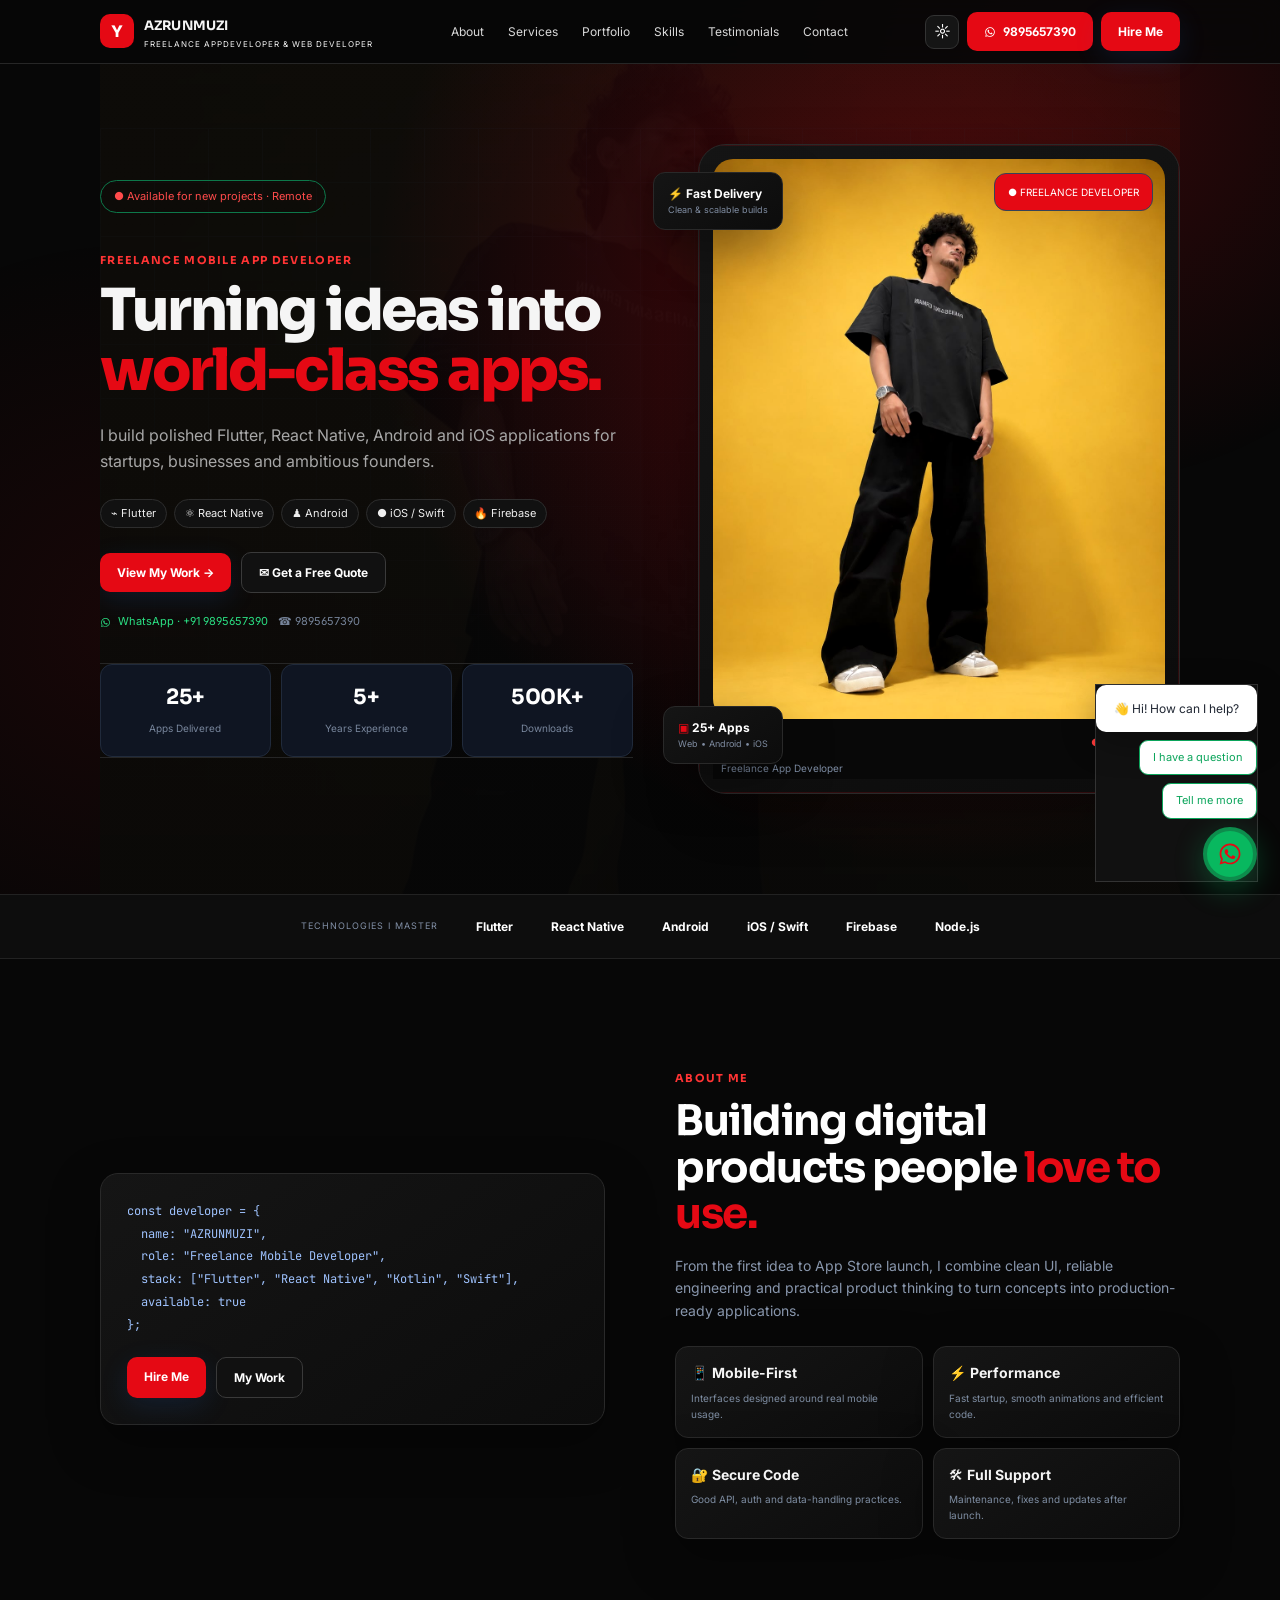
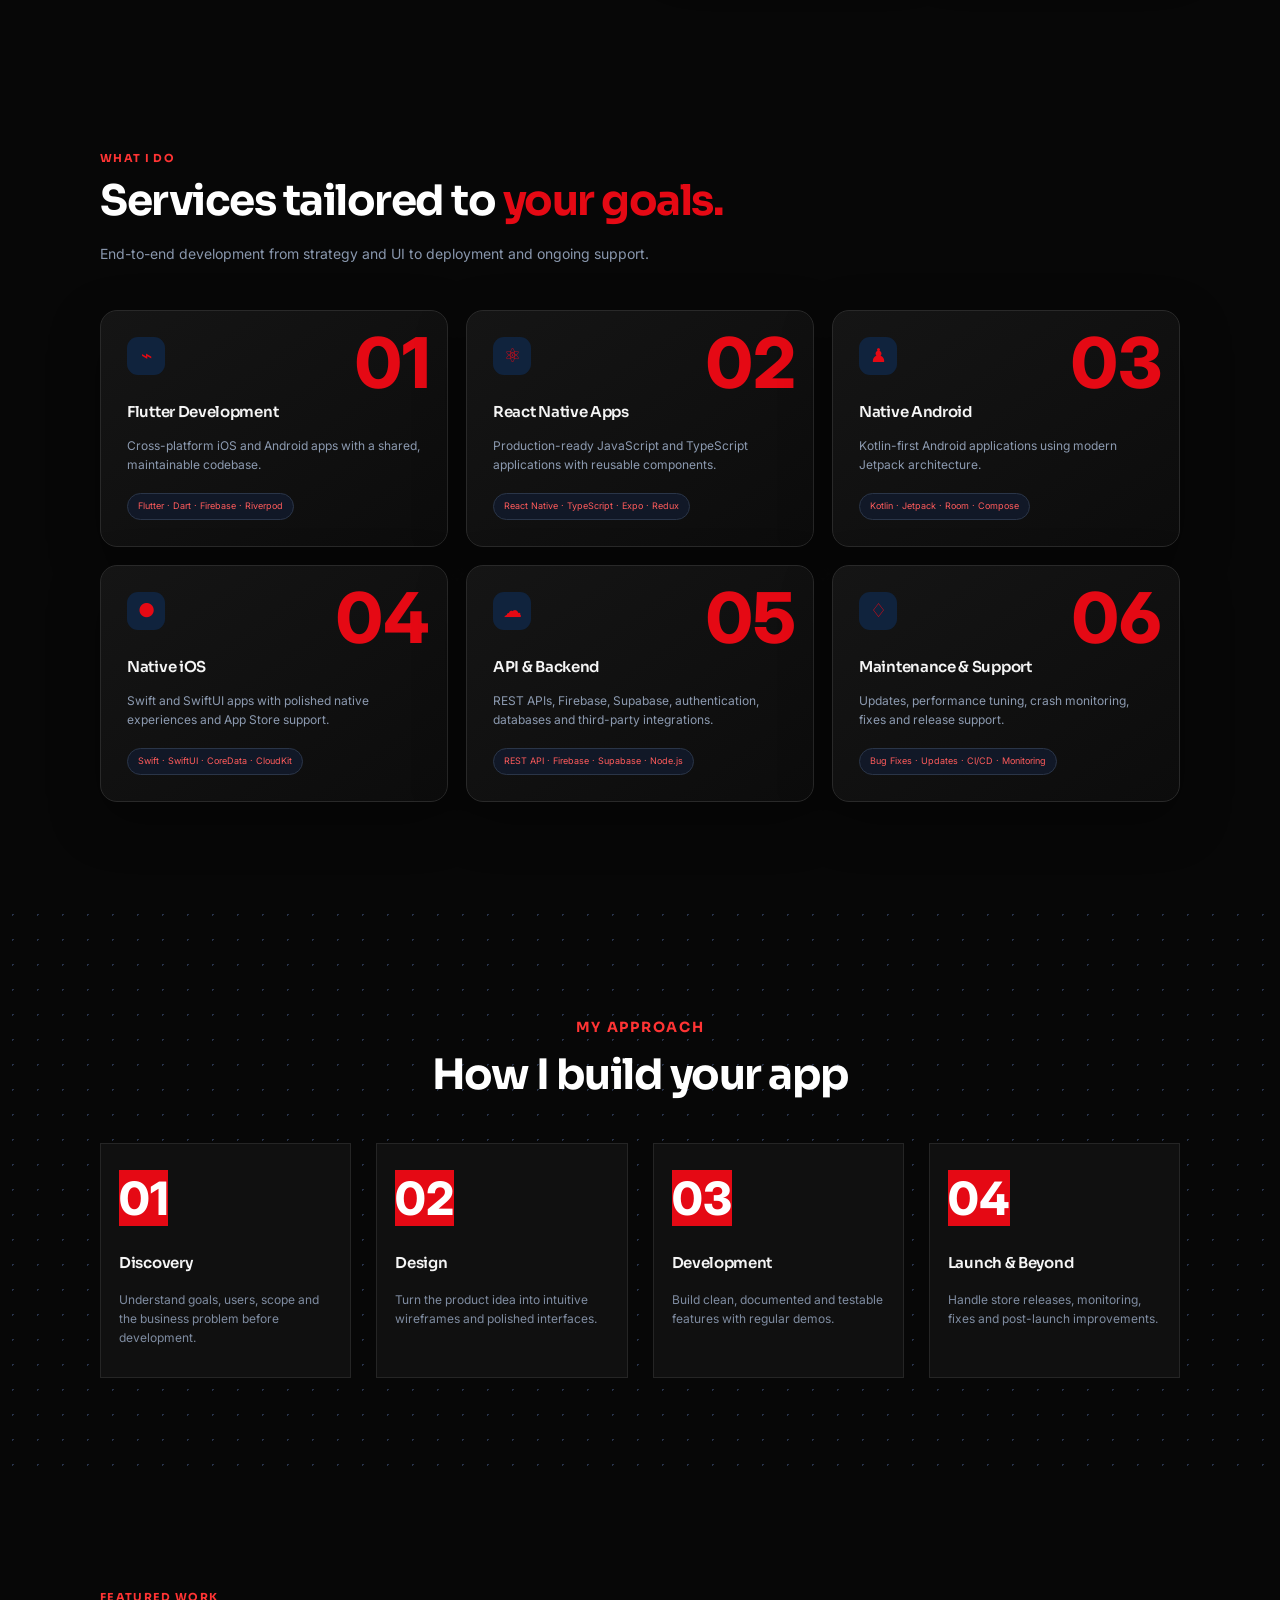
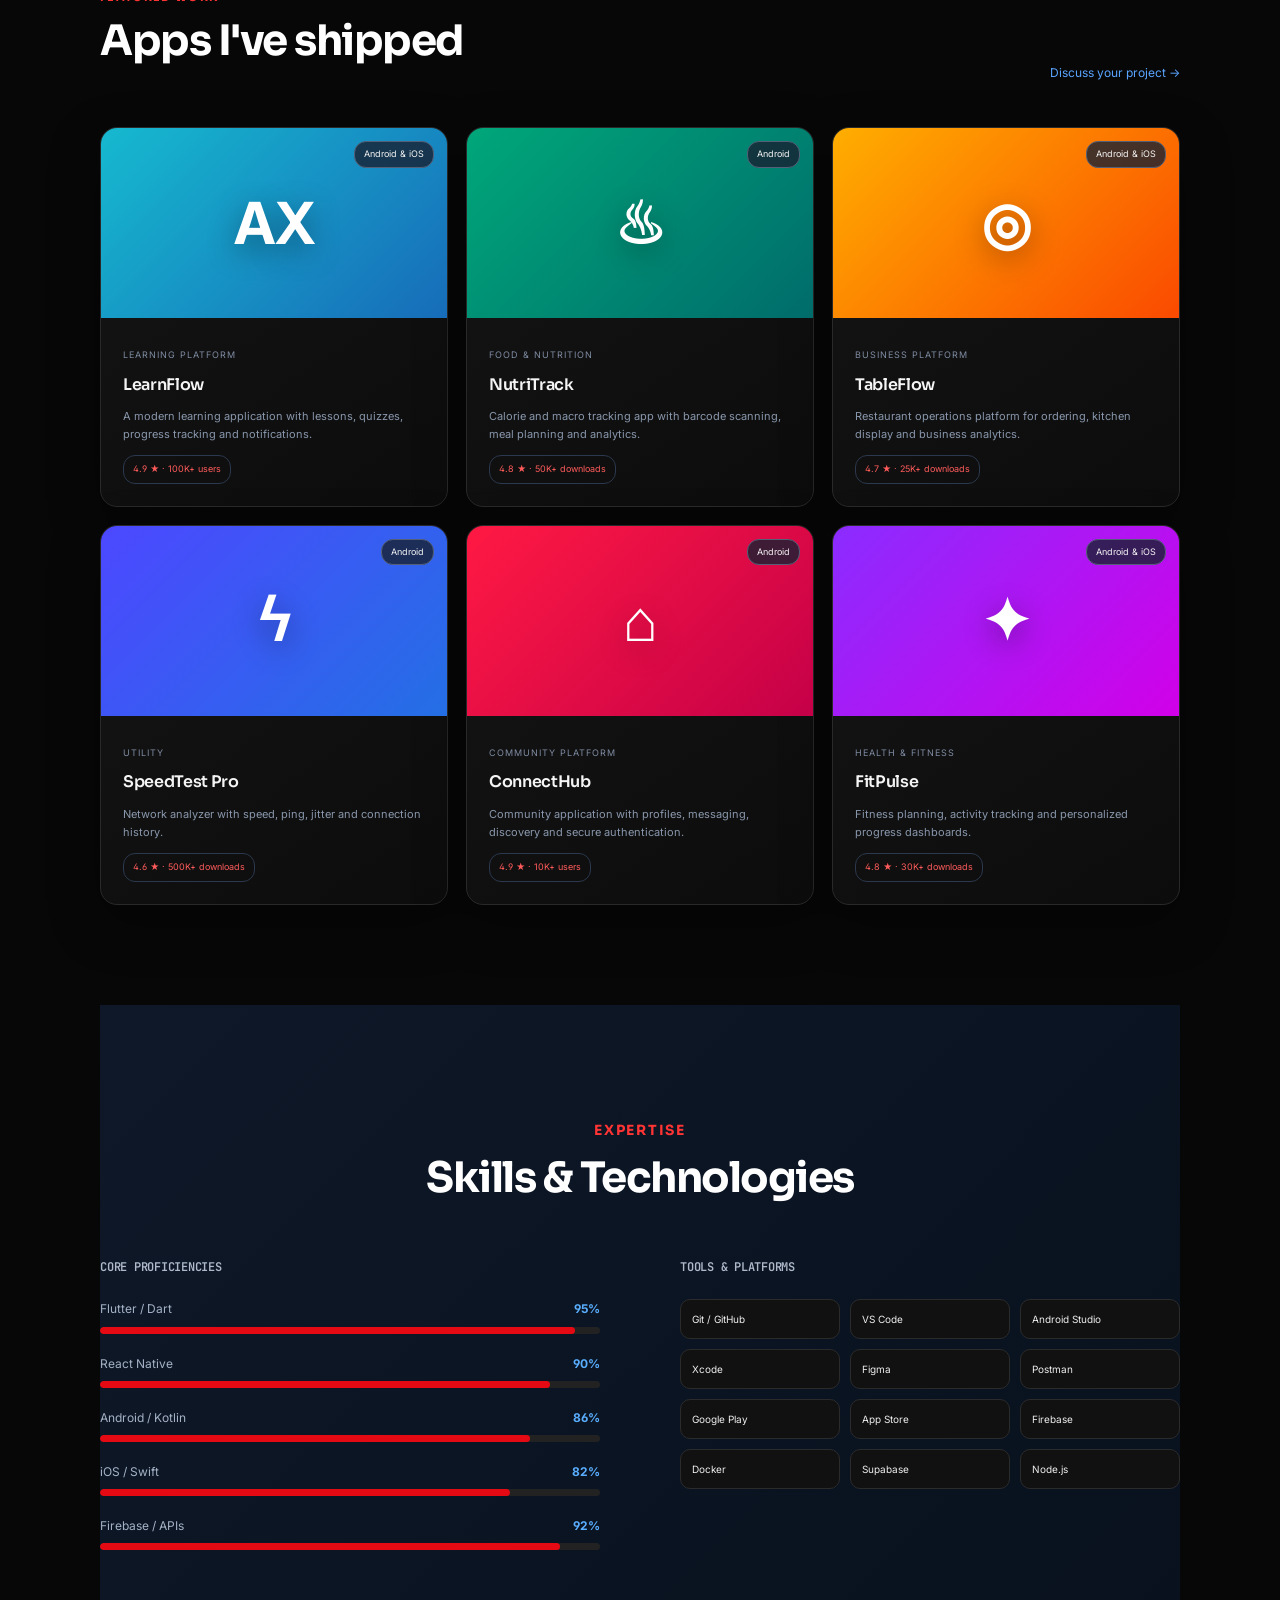
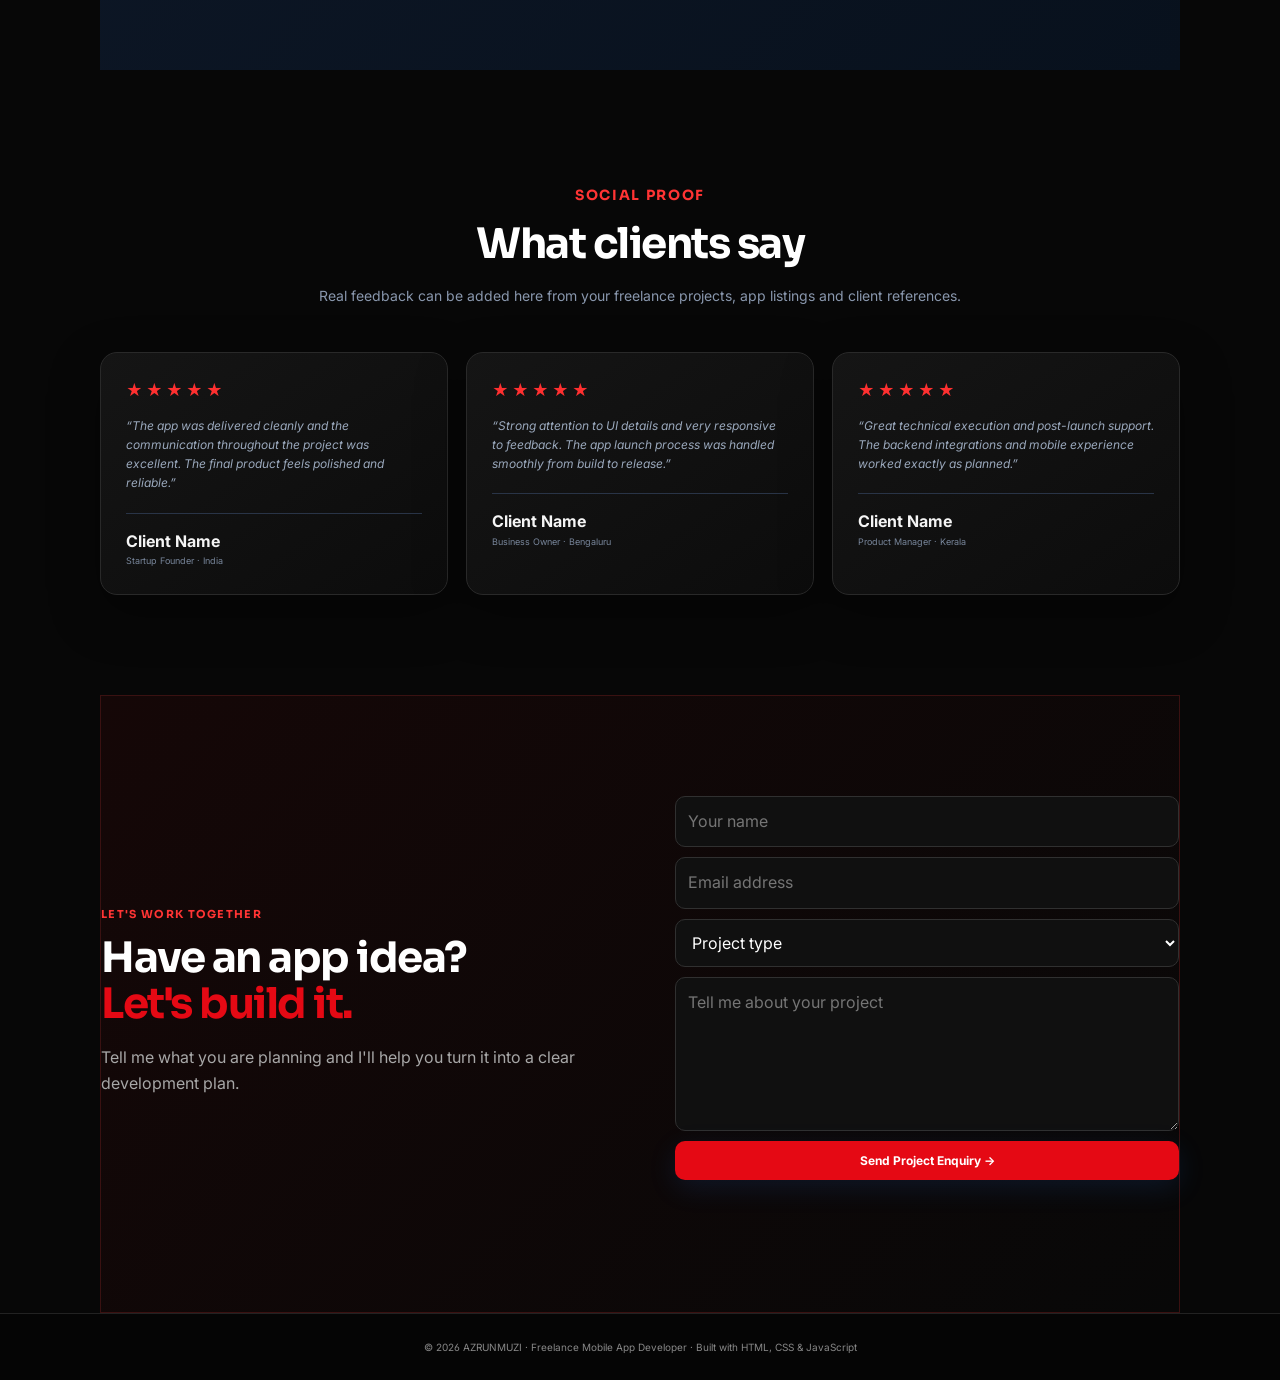
<file: index.html>
<!doctype html>
<html lang="en">
<head>
  <meta charset="utf-8">
  <meta name="viewport" content="width=device-width, initial-scale=1">
  <title>AZRUNMUZI — Freelance Mobile App Developer | Flutter & React Native</title>
  <meta name="description" content="AZRUNMUZI is a freelance mobile app developer building Flutter, React Native, Android and iOS apps for startups, businesses and founders.">
  <link rel="preconnect" href="https://fonts.googleapis.com">
  <link rel="preconnect" href="https://fonts.gstatic.com" crossorigin>
  <link href="https://fonts.googleapis.com/css2?family=Sora:wght@400;600;700;800&family=Inter:wght@400;500;600;700;800&family=JetBrains+Mono:wght@400;600&display=swap" rel="stylesheet">
<link rel="icon" href="favicon.svg" type="image/svg+xml">
  <meta name="theme-color" content="#e50914">
  <meta name="author" content="AZRUNMUZI">
  <meta name="keywords" content="AZRUNMUZI, freelance mobile app developer, hire Flutter developer, React Native developer, freelance Android developer, iOS app developer, freelance app developer India">
  <meta name="robots" content="index, follow">
  <link rel="canonical" href="https://azrunmuzi-portfolio-f3d33.web.app/">
  <meta property="og:type" content="website">
  <meta property="og:url" content="https://azrunmuzi-portfolio-f3d33.web.app/">
  <meta property="og:site_name" content="AZRUNMUZI">
  <meta property="og:title" content="AZRUNMUZI — Freelance Mobile App Developer">
  <meta property="og:description" content="Flutter, React Native, Android and iOS apps for startups and businesses.">
  <meta property="og:image" content="https://azrunmuzi-portfolio-f3d33.web.app/assets/photo.jpg">
  <meta property="og:locale" content="en_IN">
  <meta name="twitter:card" content="summary_large_image">
  <meta name="twitter:title" content="AZRUNMUZI — Freelance Mobile App Developer">
  <meta name="twitter:description" content="Flutter, React Native, Android and iOS apps for startups and businesses.">
  <meta name="twitter:image" content="https://azrunmuzi-portfolio-f3d33.web.app/assets/photo.jpg">
  <meta name="geo.region" content="IN">
  <meta name="geo.placename" content="India">
  <link rel="alternate" hreflang="en" href="https://azrunmuzi-portfolio-f3d33.web.app/">
  <link rel="alternate" hreflang="x-default" href="https://azrunmuzi-portfolio-f3d33.web.app/">
  <script type="application/ld+json">
  {
    "@context": "https://schema.org",
    "@type": "Person",
    "name": "AZRUNMUZI",
    "jobTitle": "Freelance Mobile App Developer",
    "description": "Freelance mobile app developer building Flutter, React Native, Android and iOS applications.",
    "url": "https://azrunmuzi-portfolio-f3d33.web.app/",
    "image": "https://azrunmuzi-portfolio-f3d33.web.app/assets/photo.jpg",
    "telephone": "+91-9895657390",
    "address": { "@type": "PostalAddress", "addressCountry": "IN" },
    "knowsAbout": ["Flutter","Dart","React Native","Android","Kotlin","iOS","Swift","Firebase","REST API","Node.js"]
  }
  </script>
  <link rel="stylesheet" href="style.css">

<style id="red-black-theme">
:root{
  --bg:#070707;
  --bg2:#0d0d0d;
  --card:#121212;
  --text:#f5f5f5;
  --muted:#a7a7a7;
  --line:#262626;
  --red:#e50914;
  --red2:#ff2a2a;
  --white:#fff;
}
*{box-sizing:border-box}
html{scroll-behavior:smooth}
body{
  margin:0;
  background:var(--bg);
  color:var(--text);
  font-family:"Inter",Arial,sans-serif;
  font-feature-settings:"cv02","cv03","cv04";
  -webkit-font-smoothing:antialiased;
}
h1,h2,h3,.brand strong,.stats b,.project-body h3,.service h3{
  font-family:"Sora","Inter",sans-serif;
  letter-spacing:-.02em;
}
h1{font-weight:800;line-height:1.06}
h2{font-weight:700;line-height:1.14}
h3{font-weight:600}
code,pre,.code-card pre{font-family:"JetBrains Mono",Consolas,monospace}
.brand strong{font-weight:700;letter-spacing:.01em}
.eyebrow{font-family:"Sora",sans-serif;font-weight:700}
.wa-ico{
  width:1em;height:1em;flex:none;
  fill:currentColor;vertical-align:-.12em;
}
.whatsapp,.contact-mini a:first-child{display:inline-flex;align-items:center;gap:7px}
.chat-dot .wa-ico{width:26px;height:26px}
.chat-dot{display:grid;place-items:center;line-height:0}
body:before{
  content:"";
  position:fixed;inset:0;pointer-events:none;z-index:-1;
  background:
    radial-gradient(circle at 85% 12%,rgba(229,9,20,.18),transparent 28%),
    radial-gradient(circle at 10% 70%,rgba(229,9,20,.08),transparent 30%);
}
.nav{
  background:rgba(7,7,7,.88)!important;
  border-bottom:1px solid var(--line)!important;
  backdrop-filter:blur(16px);
}
.brand-mark{
  background:var(--red)!important;
  color:#fff!important;
}
.brand strong,.brand small{color:var(--text)}
nav a{color:#d8d8d8!important}
nav a:hover{color:var(--red2)!important}
.theme-btn,.menu-btn{
  background:#151515!important;color:#fff!important;border:1px solid #333!important;
}
.whatsapp,.hire,.primary{
  background:var(--red)!important;color:#fff!important;
  border-color:var(--red)!important;
}
.whatsapp:hover,.hire:hover,.primary:hover{background:var(--red2)!important}
.secondary{
  background:#111!important;color:#fff!important;border:1px solid #3a3a3a!important;
}
.secondary:hover{border-color:var(--red)!important;color:#fff!important}
.availability{color:#ff4b4b!important}
.eyebrow{color:#ff3434!important;letter-spacing:.12em}
h1 span,h2 span{color:var(--red)!important}
.lead,p{color:var(--muted)}
.chips span{
  background:#111!important;border:1px solid #2d2d2d!important;color:#eee!important;
}
.stats{
  border-top:1px solid var(--line)!important;
  border-bottom:1px solid var(--line)!important;
}
.stats b{color:#fff!important}
.profile-card,.float-card,.code-card,.service,.project,.review,.feature-grid article{
  background:linear-gradient(145deg,#151515,#0c0c0c)!important;
  border:1px solid #292929!important;
  box-shadow:0 18px 50px rgba(0,0,0,.35)!important;
}
.profile-card{overflow:hidden;position:relative}
.profile-card:after{
  content:"";position:absolute;inset:0;pointer-events:none;
  box-shadow:inset 0 0 0 1px rgba(229,9,20,.16);
}
.badge{background:var(--red)!important;color:#fff!important}
.uploaded-photo{
  padding:0!important;
  min-height:560px;
  height:560px;
  overflow:hidden;
  background:#080808!important;
}
.uploaded-photo img{
  width:100%;height:100%;display:block;
  object-fit:cover;
  object-position:center top;
  filter:saturate(1.02) contrast(1.03);
}
.profile-bottom{background:rgba(8,8,8,.92)!important}
.profile-bottom span{color:#ff3b3b!important}
.float-card{color:#fff!important}
.float-card:first-letter{color:var(--red)}
.ticker{
  background:#0d0d0d!important;border-top:1px solid #222!important;border-bottom:1px solid #222!important;
}
.ticker b{color:#fff!important}
.section-head h2,.section h2{color:#fff}
.service i,.service .icon{color:var(--red)!important}
.service:hover,.project:hover,.review:hover,.feature-grid article:hover{
  border-color:rgba(229,9,20,.65)!important;
  transform:translateY(-4px);
  transition:.25s ease;
}
.tags,.project-meta{color:#ff5b5b!important}
.process article{
  background:#101010!important;border:1px solid #252525!important;
}
.process article span{background:var(--red)!important;color:#fff!important}
.skill>div{background:#222!important}
.skill>div i{background:var(--red)!important}
.tool-grid span{
  background:#111!important;border:1px solid #2b2b2b!important;color:#eee!important;
}
.stars{color:#ff3030!important}
.cta{
  background:linear-gradient(135deg,#150707,#080808)!important;
  border:1px solid #3a1111!important;
}
input,textarea,select{
  background:#101010!important;color:#fff!important;border:1px solid #303030!important;
}
input:focus,textarea:focus,select:focus{border-color:var(--red)!important;outline:none}
.footer{
  background:#050505!important;border-top:1px solid #222!important;color:#888!important;
}
.chat{
  background:#111!important;border:1px solid #333!important;
}
.chat-dot{color:var(--red)!important}
.hero{position:relative;overflow:hidden}
.hero-bg{
  position:absolute;inset:0;z-index:0;overflow:hidden;pointer-events:none;
}
.hero-bg img{
  width:100%;height:100%;object-fit:cover;object-position:center 16%;
  opacity:.26;filter:saturate(.85) contrast(1.06) brightness(.8);
  transform:scale(1.1);
  animation:heroZoom 26s ease-in-out infinite alternate;
  will-change:transform;
}
.hero-bg:after{
  content:"";position:absolute;inset:0;
  background:
    radial-gradient(circle at 78% 28%,rgba(229,9,20,.32),transparent 55%),
    linear-gradient(180deg,rgba(7,7,7,.84) 0%,rgba(7,7,7,.92) 100%);
}
@keyframes heroZoom{
  from{transform:scale(1.08) translate3d(0,0,0)}
  to{transform:scale(1.22) translate3d(-1.5%,-1.5%,0)}
}
.hero-copy,.hero-visual{position:relative;z-index:1}
@media (prefers-reduced-motion:reduce){
  .hero-bg img{animation:none;transform:scale(1.08)}
}
@media (max-width:800px){
  .uploaded-photo{min-height:430px;height:430px}
}
</style>


  <script type="application/ld+json">
  {
    "@context": "https://schema.org",
    "@type": "ProfessionalService",
    "name": "AZRUNMUZI",
    "description": "Freelance mobile app developer specialising in Flutter, React Native, Android and iOS development.",
    "url": "https://azrunmuzi-portfolio-f3d33.web.app/",
    "image": "https://azrunmuzi-portfolio-f3d33.web.app/assets/photo.jpg",
    "telephone": "+919895657390",
    "priceRange": "$",
    "areaServed": "Worldwide",
    "availableLanguage": ["English", "Hindi"],
    "address": { "@type": "PostalAddress", "addressCountry": "IN" },
    "knowsAbout": ["Flutter","Dart","React Native","Android","Kotlin","iOS","Swift","Firebase","REST API","Node.js"],
    "serviceType": ["Mobile App Development","Flutter Development","React Native Development","Android Development","iOS Development","API and Backend Development"]
  }
  </script>
  <script type="application/ld+json">
  {
    "@context": "https://schema.org",
    "@type": "FAQPage",
    "mainEntity": [
      {
        "@type": "Question",
        "name": "Who is AZRUNMUZI?",
        "acceptedAnswer": {
          "@type": "Answer",
          "text": "AZRUNMUZI is a freelance mobile app developer who builds Flutter, React Native, Android and iOS applications for startups, businesses and founders."
        }
      },
      {
        "@type": "Question",
        "name": "What technologies does AZRUNMUZI use?",
        "acceptedAnswer": {
          "@type": "Answer",
          "text": "AZRUNMUZI builds apps with Flutter and Dart, React Native and TypeScript, Kotlin for native Android, Swift and SwiftUI for iOS, plus Firebase, Supabase, Node.js and REST APIs for backends."
        }
      },
      {
        "@type": "Question",
        "name": "How do I hire a freelance mobile app developer?",
        "acceptedAnswer": {
          "@type": "Answer",
          "text": "Send your project details through the contact form on this page or message AZRUNMUZI on WhatsApp at +91 9895657390 to discuss scope, timeline and pricing."
        }
      },
      {
        "@type": "Question",
        "name": "How many apps has AZRUNMUZI delivered?",
        "acceptedAnswer": {
          "@type": "Answer",
          "text": "AZRUNMUZI has delivered 25+ apps with over 500K combined downloads, covering learning, fitness, food, community, utility and business categories."
        }
      }
    ]
  }
  </script>
</head>
<body>
  <header class="nav">
    <a class="brand" href="#home">
      <span class="brand-mark">Y</span>
      <span><strong>AZRUNMUZI</strong><small>FREELANCE APPDEVELOPER & WEB DEVELOPER </small></span>
    </a>
    <nav id="navLinks">
      <a href="#about">About</a><a href="#services">Services</a><a href="#work">Portfolio</a>
      <a href="#skills">Skills</a><a href="#testimonials">Testimonials</a><a href="#contact">Contact</a>
    </nav>
    <div class="nav-actions">
      <button class="theme-btn" id="themeToggle" aria-label="Toggle theme">☼</button>
      <a class="whatsapp" href="https://wa.me/919895657390" target="_blank" rel="noopener" aria-label="WhatsApp 9895657390"><svg class="wa-ico" viewBox="0 0 32 32" aria-hidden="true"><path d="M16.04 3.2c-7.06 0-12.8 5.72-12.8 12.77 0 2.25.6 4.45 1.73 6.38L3.2 28.8l6.6-1.72a12.86 12.86 0 0 0 6.24 1.6h.01c7.05 0 12.79-5.72 12.79-12.77S23.1 3.2 16.04 3.2zm0 23.44h-.01a10.6 10.6 0 0 1-5.42-1.49l-.39-.23-4.02 1.05 1.07-3.9-.25-.4a10.62 10.62 0 0 1-1.63-5.7c0-5.88 4.79-10.66 10.66-10.66a10.6 10.6 0 0 1 7.55 3.13 10.6 10.6 0 0 1 3.13 7.55c0 5.87-4.79 10.65-10.66 10.65zm5.85-7.99c-.32-.16-1.9-.94-2.19-1.04-.29-.11-.5-.16-.72.15-.21.32-.82 1.04-1 1.25-.19.21-.37.24-.69.08-.32-.16-1.35-.5-2.57-1.59-.95-.85-1.59-1.9-1.77-2.22-.19-.32-.02-.49.14-.65.14-.14.32-.37.48-.56.16-.19.21-.32.32-.53.11-.21.05-.4-.03-.56-.08-.16-.72-1.73-1.04-2.37-.27-.64-.56-.55-.77-.56h-.66c-.21 0-.56.08-.85.4-.29.32-1.12 1.09-1.12 2.66s1.15 3.08 1.31 3.29c.16.21 2.26 3.45 5.47 4.84.77.33 1.36.53 1.83.68.77.24 1.47.21 2.02.13.62-.09 1.9-.77 2.17-1.52.27-.75.27-1.39.19-1.52-.08-.13-.29-.21-.61-.37z"/></svg><span>9895657390</span></a>
      <a class="hire" href="#contact">Hire Me</a>
      <button class="menu-btn" id="menuBtn">☰</button>
    </div>
  </header>

  <main>
    <section class="hero section-grid" id="home">
      <div class="hero-bg" aria-hidden="true"><img src="assets/photo.jpg" alt=""></div>
      <div class="hero-copy reveal">
        <div class="availability">● Available for new projects · Remote</div>
        <p class="eyebrow">FREELANCE MOBILE APP DEVELOPER</p>
        <h1>Turning ideas into <span>world-class apps.</span></h1>
        <p class="lead">I build polished Flutter, React Native, Android and iOS applications for startups, businesses and ambitious founders.</p>
        <div class="chips"><span>⌁ Flutter</span><span>⚛ React Native</span><span>♟ Android</span><span>● iOS / Swift</span><span>🔥 Firebase</span></div>
        <div class="hero-actions"><a class="primary" href="#work">View My Work →</a><a class="secondary" href="#contact">✉ Get a Free Quote</a></div>
        <div class="contact-mini"><a href="https://wa.me/919895657390" target="_blank" rel="noopener"><svg class="wa-ico" viewBox="0 0 32 32" aria-hidden="true"><path d="M16.04 3.2c-7.06 0-12.8 5.72-12.8 12.77 0 2.25.6 4.45 1.73 6.38L3.2 28.8l6.6-1.72a12.86 12.86 0 0 0 6.24 1.6h.01c7.05 0 12.79-5.72 12.79-12.77S23.1 3.2 16.04 3.2zm0 23.44h-.01a10.6 10.6 0 0 1-5.42-1.49l-.39-.23-4.02 1.05 1.07-3.9-.25-.4a10.62 10.62 0 0 1-1.63-5.7c0-5.88 4.79-10.66 10.66-10.66a10.6 10.6 0 0 1 7.55 3.13 10.6 10.6 0 0 1 3.13 7.55c0 5.87-4.79 10.65-10.66 10.65zm5.85-7.99c-.32-.16-1.9-.94-2.19-1.04-.29-.11-.5-.16-.72.15-.21.32-.82 1.04-1 1.25-.19.21-.37.24-.69.08-.32-.16-1.35-.5-2.57-1.59-.95-.85-1.59-1.9-1.77-2.22-.19-.32-.02-.49.14-.65.14-.14.32-.37.48-.56.16-.19.21-.32.32-.53.11-.21.05-.4-.03-.56-.08-.16-.72-1.73-1.04-2.37-.27-.64-.56-.55-.77-.56h-.66c-.21 0-.56.08-.85.4-.29.32-1.12 1.09-1.12 2.66s1.15 3.08 1.31 3.29c.16.21 2.26 3.45 5.47 4.84.77.33 1.36.53 1.83.68.77.24 1.47.21 2.02.13.62-.09 1.9-.77 2.17-1.52.27-.75.27-1.39.19-1.52-.08-.13-.29-.21-.61-.37z"/></svg>WhatsApp · +91 9895657390</a><a href="tel:+919895657390">☎ 9895657390</a></div>
        <div class="stats"><div><b>25+</b><small>Apps Delivered</small></div><div><b>5+</b><small>Years Experience</small></div><div><b>500K+</b><small>Downloads</small></div></div>
      </div>
      <div class="hero-visual reveal">
        <div class="profile-card">
          <div class="badge">● FREELANCE DEVELOPER</div>
          <div class="portrait uploaded-photo"><img src="assets/photo.jpg" alt="AZRUNMUZI profile photo"></div>
          <div class="profile-bottom"><div><b>Your </b><small>Freelance App Developer</small></div><span>● AVAILABLE</span></div>
        </div>
        <div class="float-card top">⚡ <b>Fast Delivery</b><small>Clean & scalable builds</small></div>
        <div class="float-card bottom">▣ <b>25+ Apps</b><small>Web • Android • iOS</small></div>
      </div>
    </section>

    <section class="ticker"><span>TECHNOLOGIES I MASTER</span><b>Flutter</b><b>React Native</b><b>Android</b><b>iOS / Swift</b><b>Firebase</b><b>Node.js</b></section>

    <section class="section about" id="about">
      <div class="code-card reveal">
<pre>const developer = {
  name: "AZRUNMUZI",
  role: "Freelance Mobile Developer",
  stack: ["Flutter", "React Native", "Kotlin", "Swift"],
  available: true
};</pre>
        <div class="code-actions"><a class="primary" href="#contact">Hire Me</a><a class="secondary" href="#work">My Work</a></div>
      </div>
      <div class="about-copy reveal"><p class="eyebrow">ABOUT ME</p><h2>Building digital products people <span>love to use.</span></h2>
        <p>From the first idea to App Store launch, I combine clean UI, reliable engineering and practical product thinking to turn concepts into production-ready applications.</p>
        <div class="feature-grid"><article>📱 <b>Mobile-First</b><small>Interfaces designed around real mobile usage.</small></article><article>⚡ <b>Performance</b><small>Fast startup, smooth animations and efficient code.</small></article><article>🔐 <b>Secure Code</b><small>Good API, auth and data-handling practices.</small></article><article>🛠 <b>Full Support</b><small>Maintenance, fixes and updates after launch.</small></article></div>
      </div>
    </section>

    <section class="section" id="services">
      <div class="section-head"><div><p class="eyebrow">WHAT I DO</p><h2>Services tailored to <span>your goals.</span></h2><p>End-to-end development from strategy and UI to deployment and ongoing support.</p></div></div>
      <div class="service-grid">
        <article class="service accent-blue"><i>01</i><div class="icon">⌁</div><h3>Flutter Development</h3><p>Cross-platform iOS and Android apps with a shared, maintainable codebase.</p><div class="tags">Flutter · Dart · Firebase · Riverpod</div></article>
        <article class="service"><i>02</i><div class="icon">⚛</div><h3>React Native Apps</h3><p>Production-ready JavaScript and TypeScript applications with reusable components.</p><div class="tags">React Native · TypeScript · Expo · Redux</div></article>
        <article class="service"><i>03</i><div class="icon">♟</div><h3>Native Android</h3><p>Kotlin-first Android applications using modern Jetpack architecture.</p><div class="tags">Kotlin · Jetpack · Room · Compose</div></article>
        <article class="service"><i>04</i><div class="icon">●</div><h3>Native iOS</h3><p>Swift and SwiftUI apps with polished native experiences and App Store support.</p><div class="tags">Swift · SwiftUI · CoreData · CloudKit</div></article>
        <article class="service"><i>05</i><div class="icon">☁</div><h3>API & Backend</h3><p>REST APIs, Firebase, Supabase, authentication, databases and third-party integrations.</p><div class="tags">REST API · Firebase · Supabase · Node.js</div></article>
        <article class="service"><i>06</i><div class="icon">♢</div><h3>Maintenance & Support</h3><p>Updates, performance tuning, crash monitoring, fixes and release support.</p><div class="tags">Bug Fixes · Updates · CI/CD · Monitoring</div></article>
      </div>
    </section>

    <section class="section process">
      <div class="section-head centered"><p class="eyebrow">MY APPROACH</p><h2>How I build your app</h2></div>
      <div class="process-grid">
        <article><span>01</span><h3>Discovery</h3><p>Understand goals, users, scope and the business problem before development.</p></article>
        <article><span>02</span><h3>Design</h3><p>Turn the product idea into intuitive wireframes and polished interfaces.</p></article>
        <article><span>03</span><h3>Development</h3><p>Build clean, documented and testable features with regular demos.</p></article>
        <article><span>04</span><h3>Launch & Beyond</h3><p>Handle store releases, monitoring, fixes and post-launch improvements.</p></article>
      </div>
    </section>

    <section class="section" id="work">
      <div class="section-head row"><div><p class="eyebrow">FEATURED WORK</p><h2>Apps I've shipped</h2></div><a href="#contact">Discuss your project →</a></div>
      <div class="portfolio-grid">
        <article class="project"><div class="project-art art1"><span>Android & iOS</span><strong>AX</strong></div><div class="project-body"><small>LEARNING PLATFORM</small><h3>LearnFlow</h3><p>A modern learning application with lessons, quizzes, progress tracking and notifications.</p><div class="project-meta">4.9 ★ · 100K+ users</div></div></article>
        <article class="project"><div class="project-art art2"><span>Android</span><strong>♨</strong></div><div class="project-body"><small>FOOD & NUTRITION</small><h3>NutriTrack</h3><p>Calorie and macro tracking app with barcode scanning, meal planning and analytics.</p><div class="project-meta">4.8 ★ · 50K+ downloads</div></div></article>
        <article class="project"><div class="project-art art3"><span>Android & iOS</span><strong>◎</strong></div><div class="project-body"><small>BUSINESS PLATFORM</small><h3>TableFlow</h3><p>Restaurant operations platform for ordering, kitchen display and business analytics.</p><div class="project-meta">4.7 ★ · 25K+ downloads</div></div></article>
        <article class="project"><div class="project-art art4"><span>Android</span><strong>ϟ</strong></div><div class="project-body"><small>UTILITY</small><h3>SpeedTest Pro</h3><p>Network analyzer with speed, ping, jitter and connection history.</p><div class="project-meta">4.6 ★ · 500K+ downloads</div></div></article>
        <article class="project"><div class="project-art art5"><span>Android</span><strong>⌂</strong></div><div class="project-body"><small>COMMUNITY PLATFORM</small><h3>ConnectHub</h3><p>Community application with profiles, messaging, discovery and secure authentication.</p><div class="project-meta">4.9 ★ · 10K+ users</div></div></article>
        <article class="project"><div class="project-art art6"><span>Android & iOS</span><strong>✦</strong></div><div class="project-body"><small>HEALTH & FITNESS</small><h3>FitPulse</h3><p>Fitness planning, activity tracking and personalized progress dashboards.</p><div class="project-meta">4.8 ★ · 30K+ downloads</div></div></article>
      </div>
    </section>

    <section class="section skills" id="skills">
      <div class="section-head centered"><p class="eyebrow">EXPERTISE</p><h2>Skills & Technologies</h2></div>
      <div class="skills-layout"><div><h3>CORE PROFICIENCIES</h3>
        <div class="skill"><label>Flutter / Dart <b>95%</b></label><div><i style="width:95%"></i></div></div>
        <div class="skill"><label>React Native <b>90%</b></label><div><i style="width:90%"></i></div></div>
        <div class="skill"><label>Android / Kotlin <b>86%</b></label><div><i style="width:86%"></i></div></div>
        <div class="skill"><label>iOS / Swift <b>82%</b></label><div><i style="width:82%"></i></div></div>
        <div class="skill"><label>Firebase / APIs <b>92%</b></label><div><i style="width:92%"></i></div></div>
      </div><div><h3>TOOLS & PLATFORMS</h3><div class="tool-grid"><span>Git / GitHub</span><span>VS Code</span><span>Android Studio</span><span>Xcode</span><span>Figma</span><span>Postman</span><span>Google Play</span><span>App Store</span><span>Firebase</span><span>Docker</span><span>Supabase</span><span>Node.js</span></div></div></div>
    </section>

    <section class="section testimonials" id="testimonials">
      <div class="section-head centered"><p class="eyebrow">SOCIAL PROOF</p><h2>What clients say</h2><p>Real feedback can be added here from your freelance projects, app listings and client references.</p></div>
      <div class="review-grid">
        <article class="review"><div class="stars">★★★★★</div><p>“The app was delivered cleanly and the communication throughout the project was excellent. The final product feels polished and reliable.”</p><footer><b>Client Name</b><small>Startup Founder · India</small></footer></article>
        <article class="review"><div class="stars">★★★★★</div><p>“Strong attention to UI details and very responsive to feedback. The app launch process was handled smoothly from build to release.”</p><footer><b>Client Name</b><small>Business Owner · Bengaluru</small></footer></article>
        <article class="review"><div class="stars">★★★★★</div><p>“Great technical execution and post-launch support. The backend integrations and mobile experience worked exactly as planned.”</p><footer><b>Client Name</b><small>Product Manager · Kerala</small></footer></article>
      </div>
    </section>

    <section class="cta section" id="contact"><div><p class="eyebrow">LET'S WORK TOGETHER</p><h2>Have an app idea?<br><span>Let's build it.</span></h2><p>Tell me what you are planning and I'll help you turn it into a clear development plan.</p></div>
      <form id="contactForm"><input required placeholder="Your name"><input required type="email" placeholder="Email address"><select><option>Project type</option><option>Mobile App</option><option>Website</option><option>API / Backend</option><option>UI/UX</option></select><textarea required rows="5" placeholder="Tell me about your project"></textarea><button class="primary" type="submit">Send Project Enquiry →</button><p id="formMsg"></p></form>
    </section>
  </main>

  <div class="chat" id="chat"><div class="chat-message">👋 Hi! How can I help?</div><button>I have a question</button><button>Tell me more</button><div class="chat-dot"><svg class="wa-ico" viewBox="0 0 32 32" aria-hidden="true"><path d="M16.04 3.2c-7.06 0-12.8 5.72-12.8 12.77 0 2.25.6 4.45 1.73 6.38L3.2 28.8l6.6-1.72a12.86 12.86 0 0 0 6.24 1.6h.01c7.05 0 12.79-5.72 12.79-12.77S23.1 3.2 16.04 3.2zm0 23.44h-.01a10.6 10.6 0 0 1-5.42-1.49l-.39-.23-4.02 1.05 1.07-3.9-.25-.4a10.62 10.62 0 0 1-1.63-5.7c0-5.88 4.79-10.66 10.66-10.66a10.6 10.6 0 0 1 7.55 3.13 10.6 10.6 0 0 1 3.13 7.55c0 5.87-4.79 10.65-10.66 10.65zm5.85-7.99c-.32-.16-1.9-.94-2.19-1.04-.29-.11-.5-.16-.72.15-.21.32-.82 1.04-1 1.25-.19.21-.37.24-.69.08-.32-.16-1.35-.5-2.57-1.59-.95-.85-1.59-1.9-1.77-2.22-.19-.32-.02-.49.14-.65.14-.14.32-.37.48-.56.16-.19.21-.32.32-.53.11-.21.05-.4-.03-.56-.08-.16-.72-1.73-1.04-2.37-.27-.64-.56-.55-.77-.56h-.66c-.21 0-.56.08-.85.4-.29.32-1.12 1.09-1.12 2.66s1.15 3.08 1.31 3.29c.16.21 2.26 3.45 5.47 4.84.77.33 1.36.53 1.83.68.77.24 1.47.21 2.02.13.62-.09 1.9-.77 2.17-1.52.27-.75.27-1.39.19-1.52-.08-.13-.29-.21-.61-.37z"/></svg></div></div>
  <footer class="footer">© <span id="year"></span>  AZRUNMUZI  · Freelance Mobile App Developer · Built with HTML, CSS & JavaScript</footer>
  <script src="script.js"></script>
</body>
</html>
</file>
<file: style.css>
*{box-sizing:border-box}html{scroll-behavior:smooth}body{margin:0;font-family:Inter,Arial,sans-serif;background:#070b15;color:#eaf0fb;line-height:1.6}a{color:inherit;text-decoration:none}button,input,textarea,select{font:inherit}.nav{position:sticky;top:0;z-index:50;height:64px;display:flex;align-items:center;gap:28px;padding:0 max(22px,calc((100% - 1080px)/2));background:rgba(5,9,17,.9);backdrop-filter:blur(18px);border-bottom:1px solid #182033}.brand{display:flex;align-items:center;gap:10px;min-width:220px}.brand-mark{width:34px;height:34px;border-radius:10px;display:grid;place-items:center;background:#2875ee;font-weight:800}.brand small{display:block;font-size:8px;letter-spacing:1px;color:#8190a7}.brand strong{font-size:13px}nav{display:flex;gap:24px;flex:1;justify-content:center}nav a{font-size:12px;color:#9aa8be}.nav-actions{display:flex;gap:8px;align-items:center}.theme-btn,.menu-btn{background:#121927;border:1px solid #273246;color:#ffd22e;border-radius:9px;width:34px;height:34px;cursor:pointer}.whatsapp,.hire,.primary,.secondary{padding:10px 17px;border-radius:10px;font-size:12px;font-weight:700}.whatsapp{background:#12ad61}.hire,.primary{background:#2875ee;box-shadow:0 8px 28px #2875ee22}.secondary{background:#151c2b;border:1px solid #2b374b}.menu-btn{display:none;color:#fff}.section,.hero{max-width:1080px;margin:auto;padding:100px 0}.hero{position:relative;min-height:800px;display:grid;grid-template-columns:1.05fr .95fr;gap:65px;align-items:center;padding-top:80px}.section-grid{max-width:1080px}.hero:before{content:"";position:absolute;inset:64px 0 auto;height:740px;z-index:-1;background-image:linear-gradient(#182235 1px,transparent 1px),linear-gradient(90deg,#182235 1px,transparent 1px);background-size:54px 54px;mask-image:linear-gradient(to bottom,#fff,transparent)}.availability{display:inline-block;padding:7px 13px;border:1px solid #0d784a;border-radius:20px;color:#39d58c;font-size:11px;margin-bottom:28px}.eyebrow{font-size:11px;letter-spacing:1.4px;color:#54a1ff;font-weight:800}.hero h1{font-size:58px;line-height:1.04;margin:10px 0 22px;letter-spacing:-2.5px}.hero h1 span,h2 span{color:#6f9cff}.lead{color:#92a0b6;max-width:650px;font-size:16px}.chips{display:flex;flex-wrap:wrap;gap:7px;margin:24px 0}.chips span,.tags{font-size:11px;color:#b7c3d7;border:1px solid #2a3548;border-radius:20px;padding:5px 10px;background:#111827}.hero-actions,.contact-mini{display:flex;gap:10px;align-items:center;margin:20px 0}.contact-mini{font-size:11px;color:#76849a}.contact-mini a:first-child{color:#2be184}.stats{display:grid;grid-template-columns:repeat(3,1fr);gap:10px;margin-top:32px}.stats>div{padding:16px;text-align:center;border:1px solid #202a3b;border-radius:12px;background:#0f1522}.stats b{display:block;font-size:21px}.stats small{color:#78869c;font-size:10px}.hero-visual{position:relative}.profile-card{position:relative;border-radius:28px;padding:14px;background:linear-gradient(145deg,#17213b,#101523);border:1px solid #283550;box-shadow:0 30px 80px #0008;overflow:hidden}.portrait{height:460px;border-radius:20px;display:grid;place-items:center;text-align:center;font-size:48px;font-weight:800;color:#d9e4ff;background:radial-gradient(circle at 70% 20%,#355ea8,#10172a 58%,#090d17);letter-spacing:5px}.badge{position:absolute;top:28px;right:26px;padding:10px 13px;border-radius:12px;background:#141b29;border:1px solid #354258;font-size:10px;z-index:2}.profile-bottom{display:flex;justify-content:space-between;padding:15px 8px 3px}.profile-bottom small{display:block;color:#7e8da4;font-size:10px}.profile-bottom span{color:#33d88d;font-size:10px}.float-card{position:absolute;background:#121a29;border:1px solid #344057;border-radius:12px;padding:11px 14px;box-shadow:0 15px 40px #0008;font-size:12px}.float-card small{display:block;color:#7f8ca1;font-size:9px}.float-card.top{top:28px;left:-45px}.float-card.bottom{bottom:30px;left:-35px}.ticker{display:flex;gap:38px;justify-content:center;align-items:center;padding:22px;border-top:1px solid #171f30;border-bottom:1px solid #171f30;background:#0b111d;color:#8290a7;font-size:12px}.ticker span{font-size:9px;letter-spacing:1px}.about{display:grid;grid-template-columns:1fr 1fr;gap:70px;align-items:center}.code-card{background:#090e17;border:1px solid #1e293b;border-radius:18px;padding:26px;box-shadow:0 20px 50px #0005}.code-card pre{margin:0;color:#9fc3ff;font-size:12px;line-height:1.9;white-space:pre-wrap}.code-actions{display:flex;gap:10px;margin-top:20px}.about-copy h2,.section-head h2,.cta h2{font-size:42px;line-height:1.1;letter-spacing:-1.5px;margin:8px 0 18px}.about-copy>p:not(.eyebrow),.section-head>div>p:not(.eyebrow),.section-head>p{color:#8997ad;font-size:14px}.feature-grid{display:grid;grid-template-columns:1fr 1fr;gap:10px;margin-top:24px}.feature-grid article{background:#111827;border:1px solid #263145;border-radius:13px;padding:15px;font-size:14px}.feature-grid small{display:block;color:#7e8da2;font-size:10px;margin-top:5px}.section-head{margin-bottom:45px}.section-head.row{display:flex;justify-content:space-between;align-items:end}.section-head.row>a{color:#5aa4ff;font-size:12px}.service-grid,.portfolio-grid{display:grid;grid-template-columns:repeat(3,1fr);gap:18px}.service{position:relative;min-height:235px;padding:26px;border-radius:17px;background:#141d2f;border:1px solid #2b3850;overflow:hidden}.service.accent-blue{background:linear-gradient(145deg,#1b2d57,#151a28)}.service i{position:absolute;right:17px;top:-4px;font-style:normal;font-size:70px;font-weight:800;color:#253454}.icon{position:relative;width:38px;height:38px;display:grid;place-items:center;border-radius:11px;background:#10233d;color:#55a9ff;font-size:19px}.service h3{margin:25px 0 7px;font-size:15px}.service p{color:#8c9ab0;font-size:12px}.tags{display:inline-block;margin-top:7px;font-size:9px;color:#5da7ff}.process{background-image:radial-gradient(#273249 1px,transparent 1px);background-size:25px 25px;max-width:none;padding-left:max(22px,calc((100% - 1080px)/2));padding-right:max(22px,calc((100% - 1080px)/2))}.centered{text-align:center}.process-grid{display:grid;grid-template-columns:repeat(4,1fr);gap:25px}.process-grid article{padding:18px}.process-grid span{font-size:46px;font-weight:800;color:#202a3c}.process-grid h3{font-size:15px}.process-grid p{color:#7f8ca1;font-size:12px}.project{background:#141b2a;border:1px solid #28354b;border-radius:17px;overflow:hidden;transition:.25s}.project:hover{transform:translateY(-5px);border-color:#4b75c2}.project-art{height:190px;display:grid;place-items:center;position:relative}.project-art span{position:absolute;top:13px;right:13px;background:#172133cc;border:1px solid #536078;padding:5px 9px;border-radius:12px;font-size:9px}.project-art strong{font-size:58px;color:white;text-shadow:0 8px 30px #0006}.art1{background:linear-gradient(135deg,#16b9cf,#176cb9)}.art2{background:linear-gradient(135deg,#00a77a,#006c6b)}.art3{background:linear-gradient(135deg,#ffae00,#fa4a00)}.art4{background:linear-gradient(135deg,#4c48ff,#246fe5)}.art5{background:linear-gradient(135deg,#ff1943,#c50048)}.art6{background:linear-gradient(135deg,#8b2cff,#d100e8)}.project-body{padding:22px}.project-body small{color:#7f8ca3;font-size:9px;letter-spacing:1px}.project-body h3{margin:6px 0;font-size:16px}.project-body p{color:#8997ac;font-size:11px}.project-meta{display:inline-block;color:#b7c4d8;font-size:9px;padding:6px 9px;border:1px solid #2b384d;border-radius:12px}.skills{background:linear-gradient(135deg,#0e1828,#08111d)}.skills-layout{display:grid;grid-template-columns:1fr 1fr;gap:80px}.skills-layout h3{font-size:12px;color:#aeb9ca;margin-bottom:22px}.skill{margin-bottom:20px}.skill label{display:flex;justify-content:space-between;font-size:12px;color:#a5b2c6}.skill b{color:#5aaeff}.skill>div{height:7px;background:#202b3e;border-radius:10px;margin-top:8px;overflow:hidden}.skill i{display:block;height:100%;background:linear-gradient(90deg,#2e7bff,#64c8ff);border-radius:10px}.tool-grid{display:grid;grid-template-columns:repeat(3,1fr);gap:10px}.tool-grid span{padding:11px;border:1px solid #2b3749;background:#121c29;border-radius:10px;color:#a5b2c4;font-size:10px}.review-grid{display:grid;grid-template-columns:repeat(3,1fr);gap:18px}.review{background:#141c2b;border:1px solid #2b3850;border-radius:17px;padding:25px}.stars{color:#ffb21c;letter-spacing:3px}.review p{color:#9aa8bc;font-size:12px;font-style:italic}.review footer{border-top:1px solid #293447;margin-top:20px;padding-top:15px}.review footer small{display:block;color:#78869b;font-size:9px}.cta{display:grid;grid-template-columns:1fr 1fr;gap:70px;align-items:center}.cta form{display:grid;gap:10px}.cta input,.cta textarea,.cta select{background:#101827;border:1px solid #29364b;color:#e8eef8;border-radius:10px;padding:12px;outline:none}.cta textarea{resize:vertical}.cta button{border:0;cursor:pointer}.cta #formMsg{font-size:11px;color:#35d88d}.footer{text-align:center;border-top:1px solid #172033;padding:25px;color:#66748a;font-size:10px}.chat{position:fixed;right:22px;bottom:18px;z-index:40;display:grid;gap:8px;justify-items:end}.chat-message{background:#fff;color:#202733;padding:14px 18px;border-radius:10px;box-shadow:0 10px 35px #0005;font-size:12px}.chat button{background:#fff;color:#0ba55b;border:1px solid #0ba55b;border-radius:9px;padding:8px 13px;font-size:11px;cursor:pointer}.chat-dot{width:54px;height:54px;background:#08b85f;border-radius:50%;display:grid;place-items:center;box-shadow:0 8px 30px #08b85f55;color:#fff;font-size:22px;border:4px solid #0d8c4c}.reveal{opacity:0;transform:translateY(18px);transition:.7s}.reveal.visible{opacity:1;transform:none}@media(max-width:900px){nav{display:none}.menu-btn{display:block}.nav{padding:0 18px}.brand{min-width:auto}.nav-actions .whatsapp{display:none}.hero,.about,.cta,.skills-layout{grid-template-columns:1fr}.hero{padding:70px 22px;min-height:auto}.section{padding:75px 22px}.hero h1{font-size:45px}.service-grid,.portfolio-grid,.review-grid{grid-template-columns:1fr 1fr}.process-grid{grid-template-columns:1fr 1fr}.ticker{overflow:auto;justify-content:flex-start;white-space:nowrap}.profile-visual{order:-1}.about{gap:35px}.tool-grid{grid-template-columns:1fr 1fr}}@media(max-width:600px){.nav{height:58px}.brand small{display:none}.nav-actions .hire{display:none}.hero h1{font-size:39px}.hero-actions,.contact-mini{flex-wrap:wrap}.stats{grid-template-columns:1fr}.service-grid,.portfolio-grid,.review-grid,.process-grid,.feature-grid{grid-template-columns:1fr}.about-copy h2,.section-head h2,.cta h2{font-size:32px}.float-card.top{left:0}.float-card.bottom{left:0}.portrait{height:360px}.chat{right:10px}.chat-message{max-width:230px}.section-head.row{align-items:start;gap:15px;flex-direction:column}}nav.open{display:flex;position:absolute;top:100%;left:0;right:0;flex-direction:column;align-items:center;gap:0;padding:14px 18px;background:rgba(8,9,12,.98);border-bottom:1px solid #182033;backdrop-filter:blur(18px)}nav.open a{padding:12px 0;font-size:13px;width:100%;text-align:center}.chat.collapsed .chat-message,.chat.collapsed .chat button{display:none}@media(max-width:900px){nav.open{top:64px}}@media(max-width:600px){nav.open{top:58px}}.wa-ico{width:1em;height:1em;flex:none;fill:currentColor;vertical-align:-.12em}.whatsapp{display:inline-flex;align-items:center;gap:7px}.chat-dot .wa-ico{width:26px;height:26px}h1,h2,h3,.brand strong,.stats b,.service h3,.project-body h3{font-family:"Sora","Inter",sans-serif;letter-spacing:-.02em}h1{font-weight:800;line-height:1.06}h2{font-weight:700;line-height:1.14}h3{font-weight:600}.eyebrow{font-family:"Sora",sans-serif;font-weight:700}.code-card pre,.skills h3{font-family:"JetBrains Mono",Consolas,monospace}
</file>
